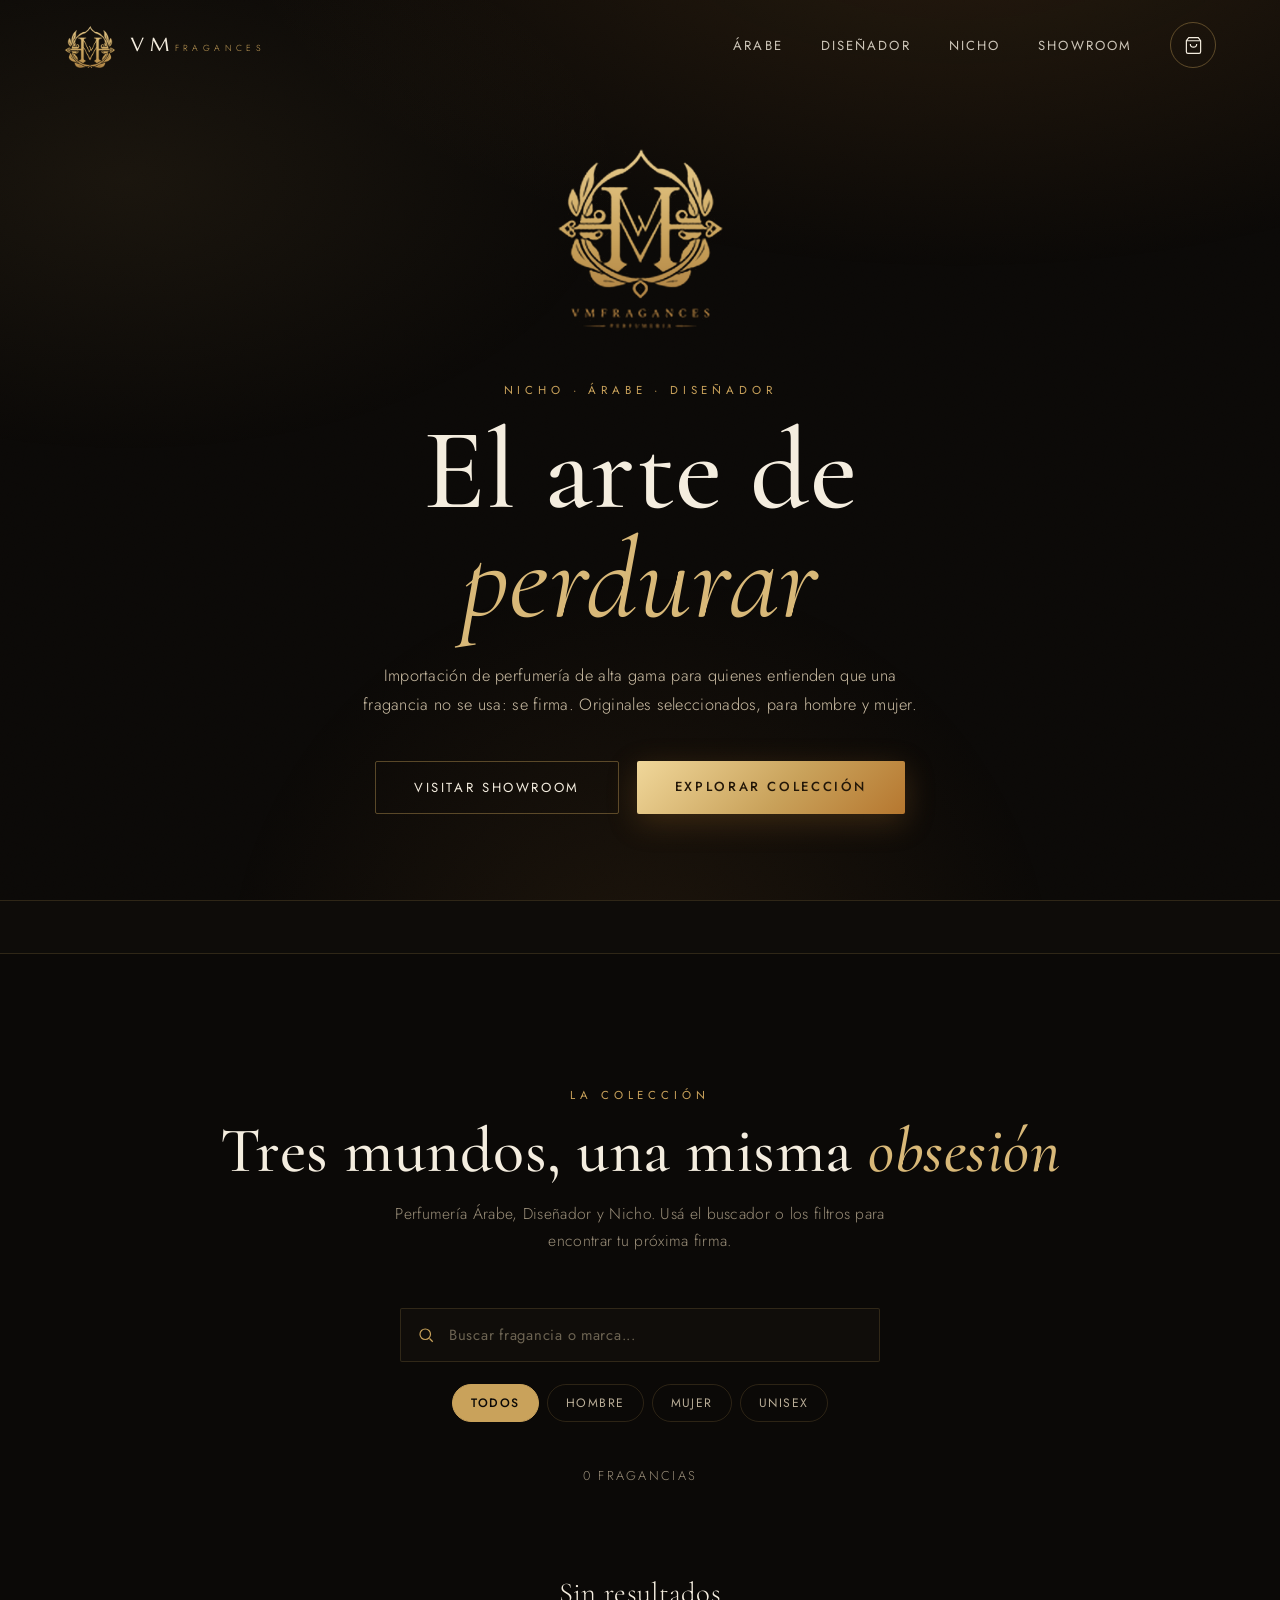
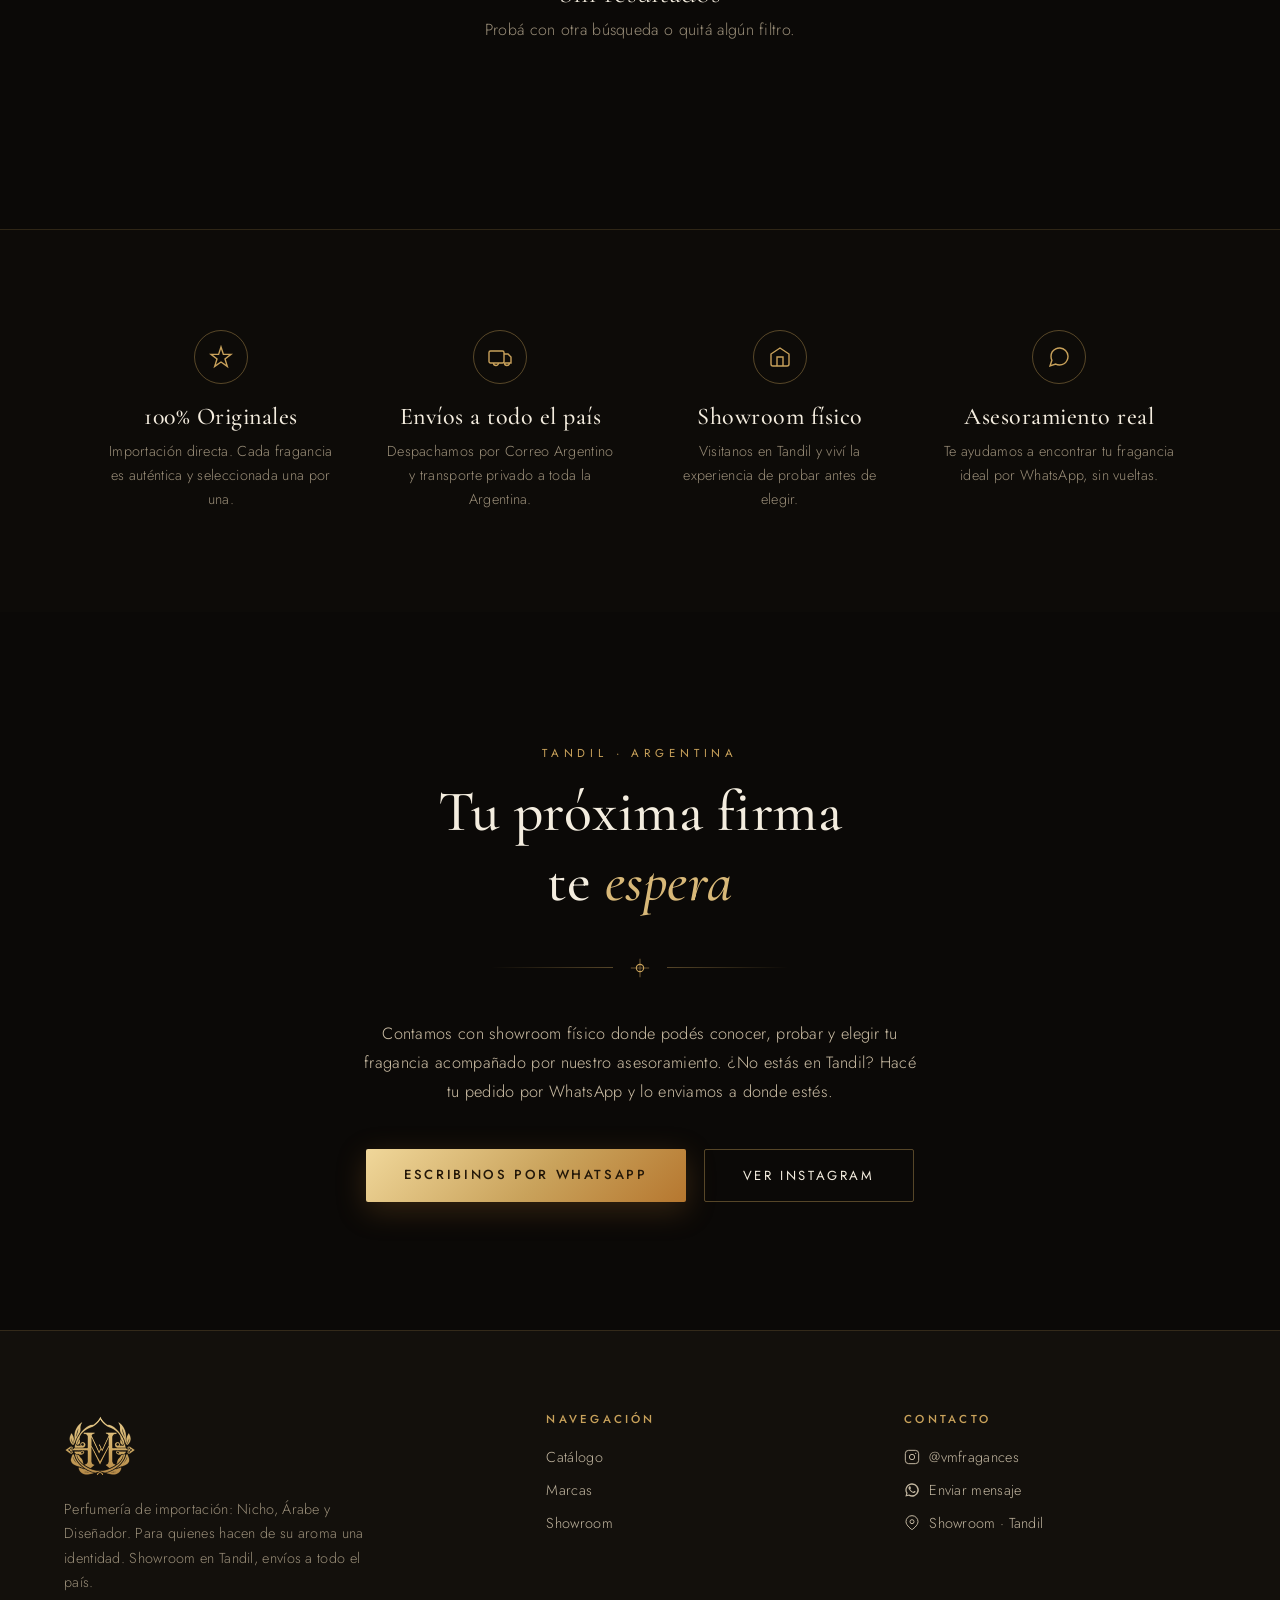
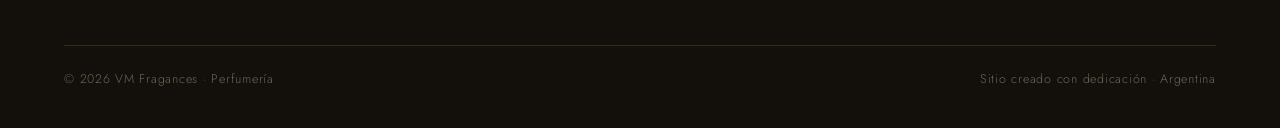
<file: index.html>
<!DOCTYPE html>
<html lang="es-AR">
<head>
<meta charset="UTF-8">
<meta name="viewport" content="width=device-width, initial-scale=1.0">
<title>VM Fragances · Perfumería de Lujo</title>
<meta name="description" content="VM Fragances — Importación de perfumería Nicho, Árabe y Diseñador para hombre y mujer. Showroom físico en Tandil. Envíos a todo el país.">
<link rel="preconnect" href="https://fonts.googleapis.com">
<link rel="preconnect" href="https://fonts.gstatic.com" crossorigin>
<link href="https://fonts.googleapis.com/css2?family=Cormorant+Garamond:ital,wght@0,400;0,500;0,600;0,700;1,400;1,500&family=Jost:wght@300;400;500;600&family=Marcellus&display=swap" rel="stylesheet">
<link rel="stylesheet" href="./css/styles.css">
<!-- Meta Pixel Code -->
<script>
!function(f,b,e,v,n,t,s)
{if(f.fbq)return;n=f.fbq=function(){n.callMethod?
n.callMethod.apply(n,arguments):n.queue.push(arguments)};
if(!f._fbq)f._fbq=n;n.push=n;n.loaded=!0;n.version='2.0';
n.queue=[];t=b.createElement(e);t.async=!0;
t.src=v;s=b.getElementsByTagName(e)[0];
s.parentNode.insertBefore(t,s)}(window, document,'script',
'https://connect.facebook.net/en_US/fbevents.js');
fbq('init', '4027263294234571');
fbq('track', 'PageView');
</script>
<noscript><img height="1" width="1" style="display:none"
src="https://www.facebook.com/tr?id=4027263294234571&ev=PageView&noscript=1"
/></noscript>
<!-- End Meta Pixel Code -->
</head>
<body>

<!-- NAV -->
<header id="hdr">
  <a href="#top" class="brand">
    <img class="mono" src="[data-uri]" alt="VM Fragances">
    <span class="bt"><span class="nm">VM</span><span class="sub">FRAGANCES</span></span>
  </a>
  <nav>
    <a href="#arabe" class="lnk">Árabe</a>
    <a href="#disenador" class="lnk">Diseñador</a>
    <a href="#nicho" class="lnk">Nicho</a>
    <a href="#showroom" class="lnk">Showroom</a>
    <button class="cart-btn" onclick="openCart()" aria-label="Carrito">
      <svg viewBox="0 0 24 24" fill="none" stroke="currentColor" stroke-width="1.5"><path d="M6 2L3 6v14a2 2 0 002 2h14a2 2 0 002-2V6l-3-4z"/><path d="M3 6h18M16 10a4 4 0 01-8 0"/></svg>
      <span class="cart-count" id="cartCount">0</span>
    </button>
    <button class="burger" onclick="toggleMenu()" aria-label="Menú"><span></span><span></span><span></span></button>
  </nav>
</header>

<!-- MOBILE MENU -->
<div class="mobile-menu" id="mobileMenu">
  <button class="x" onclick="toggleMenu()">✕</button>
  <a href="#arabe" onclick="toggleMenu()">Árabe</a>
  <a href="#disenador" onclick="toggleMenu()">Diseñador</a>
  <a href="#nicho" onclick="toggleMenu()">Nicho</a>
  <a href="#showroom" onclick="toggleMenu()">Showroom</a>
</div>

<!-- HERO -->
<div id="top"></div>
<section class="hero">
  <img class="hero-mono" src="[data-uri]" alt="VM Fragances Perfumería">
  <span class="eyebrow">Nicho · Árabe · Diseñador</span>
  <h1>El arte de<br><em>perdurar</em></h1>
  <p class="lead">Importación de perfumería de alta gama para quienes entienden que una fragancia no se usa: se firma. Originales seleccionados, para hombre y mujer.</p>
  <div class="hero-cta">
    <a href="#showroom" class="btn btn-ghost">Visitar showroom</a>
    <a href="#catalogo" class="btn btn-gold">Explorar colección</a>
  </div>
</section>

<!-- MARQUEE -->
<div class="marquee-wrap" id="marcas">
  <div class="marquee" id="marquee"></div>
</div>

<!-- CATALOGO -->
<section class="shell" id="catalogo">
  <div class="sec-head">
    <span class="eyebrow">La colección</span>
    <h2>Tres mundos, una misma <em>obsesión</em></h2>
    <p>Perfumería Árabe, Diseñador y Nicho. Usá el buscador o los filtros para encontrar tu próxima firma.</p>
  </div>

  <div class="controls">
    <div class="search-box">
      <svg viewBox="0 0 24 24" fill="none" stroke="currentColor" stroke-width="1.6"><circle cx="11" cy="11" r="7"/><path d="M21 21l-4.3-4.3"/></svg>
      <input type="text" id="search" placeholder="Buscar fragancia o marca...">
    </div>
    <div class="filter-group" id="metaFilters"></div>
  </div>

  <div class="result-count" id="resultCount"></div>
  <div id="catBlocks"></div>
  <div class="empty-state" id="globalEmpty" style="display:none">
    <div class="serif">Sin resultados</div><p>Probá con otra búsqueda o quitá algún filtro.</p>
  </div>
</section>

<!-- VALUES -->
<div class="values">
  <div class="values-inner">
    <div class="value">
      <div class="ico"><svg viewBox="0 0 24 24" fill="none" stroke="currentColor" stroke-width="1.4"><path d="M12 2l2.4 7.4H22l-6 4.6 2.3 7.4L12 17l-6.3 4.4L8 14 2 9.4h7.6z"/></svg></div>
      <h3>100% Originales</h3>
      <p>Importación directa. Cada fragancia es auténtica y seleccionada una por una.</p>
    </div>
    <div class="value">
      <div class="ico"><svg viewBox="0 0 24 24" fill="none" stroke="currentColor" stroke-width="1.4"><rect x="1" y="6" width="15" height="12" rx="1.5"/><path d="M16 9h4l3 3v6h-7M5.5 18a2.5 2.5 0 105 0M16.5 18a2.5 2.5 0 105 0"/></svg></div>
      <h3>Envíos a todo el país</h3>
      <p>Despachamos por Correo Argentino y transporte privado a toda la Argentina.</p>
    </div>
    <div class="value">
      <div class="ico"><svg viewBox="0 0 24 24" fill="none" stroke="currentColor" stroke-width="1.4"><path d="M3 9l9-6 9 6v10a2 2 0 01-2 2H5a2 2 0 01-2-2z"/><path d="M9 21V12h6v9"/></svg></div>
      <h3>Showroom físico</h3>
      <p>Visitanos en Tandil y viví la experiencia de probar antes de elegir.</p>
    </div>
    <div class="value">
      <div class="ico"><svg viewBox="0 0 24 24" fill="none" stroke="currentColor" stroke-width="1.4"><path d="M21 11.5a8.4 8.4 0 01-.9 3.8 8.5 8.5 0 01-7.6 4.7 8.4 8.4 0 01-3.8-.9L3 21l1.9-5.7a8.4 8.4 0 01-.9-3.8 8.5 8.5 0 014.7-7.6A8.4 8.4 0 0112.5 3H13a8.5 8.5 0 018 8z"/></svg></div>
      <h3>Asesoramiento real</h3>
      <p>Te ayudamos a encontrar tu fragancia ideal por WhatsApp, sin vueltas.</p>
    </div>
  </div>
</div>

<!-- SHOWROOM -->
<section class="showroom" id="showroom">
  <span class="eyebrow">Tandil · Argentina</span>
  <h2>Tu próxima firma<br>te <em>espera</em></h2>
  <div class="divider-orn"><span class="l"></span><svg width="22" height="22" viewBox="0 0 24 24" fill="none" stroke="#c9a25b" stroke-width="1.2"><path d="M12 2v20M2 12h20" opacity=".5"/><circle cx="12" cy="12" r="4"/></svg><span class="r"></span></div>
  <p>Contamos con showroom físico donde podés conocer, probar y elegir tu fragancia acompañado por nuestro asesoramiento. ¿No estás en Tandil? Hacé tu pedido por WhatsApp y lo enviamos a donde estés.</p>
  <div class="hero-cta" style="opacity:1;animation:none;transform:none">
    <a href="#" id="waMain" class="btn btn-gold" target="_blank">Escribinos por WhatsApp</a>
    <a href="https://www.instagram.com/vmfragances/" target="_blank" class="btn btn-ghost">Ver Instagram</a>
  </div>
</section>

<!-- FOOTER -->
<footer>
  <div class="foot-grid">
    <div class="foot-brand">
      <img class="mono" src="[data-uri]" alt="VM Fragances">
      <p>Perfumería de importación: Nicho, Árabe y Diseñador. Para quienes hacen de su aroma una identidad. Showroom en Tandil, envíos a todo el país.</p>
    </div>
    <div class="foot-col">
      <h4>Navegación</h4>
      <a href="#catalogo">Catálogo</a>
      <a href="#marcas">Marcas</a>
      <a href="#showroom">Showroom</a>
    </div>
    <div class="foot-col">
      <h4>Contacto</h4>
      <a href="https://www.instagram.com/vmfragances/" target="_blank">
        <svg viewBox="0 0 24 24" fill="none" stroke="currentColor" stroke-width="1.5"><rect x="2" y="2" width="20" height="20" rx="5"/><circle cx="12" cy="12" r="4"/><circle cx="17.5" cy="6.5" r="1" fill="currentColor" stroke="none"/></svg>
        @vmfragances
      </a>
      <a href="#" id="waFoot" target="_blank">
        <svg viewBox="0 0 24 24" fill="currentColor"><path d="M17.5 14.4c-.3-.2-1.7-.8-2-.9-.3-.1-.5-.2-.6.2-.2.3-.7.8-.8 1-.2.2-.3.2-.6 0-.3-.2-1.2-.5-2.4-1.5-.9-.8-1.5-1.8-1.6-2.1-.2-.3 0-.5.1-.6l.5-.5c.1-.2.2-.3.3-.5 0-.2 0-.4 0-.5-.1-.2-.6-1.5-.9-2.1-.2-.5-.5-.4-.6-.4h-.5c-.2 0-.5 0-.7.3-.2.3-.9.9-.9 2.2s.9 2.5 1.1 2.7c.1.2 1.8 2.8 4.4 3.9 2.2.9 2.6.7 3.1.7.5 0 1.6-.7 1.9-1.3.2-.6.2-1.2.2-1.3-.1-.1-.3-.2-.6-.3z"/><path d="M12 2a10 10 0 00-8.6 15l-1.3 4.8 4.9-1.3A10 10 0 1012 2zm0 18a8 8 0 01-4.1-1.1l-.3-.2-3 .8.8-2.9-.2-.3A8 8 0 1112 20z"/></svg>
        Enviar mensaje
      </a>
      <a href="#" id="waLoc" target="_blank">
        <svg viewBox="0 0 24 24" fill="none" stroke="currentColor" stroke-width="1.5"><path d="M21 10c0 6-9 12-9 12s-9-6-9-12a9 9 0 0118 0z"/><circle cx="12" cy="10" r="3"/></svg>
        Showroom · Tandil
      </a>
    </div>
  </div>
  <div class="foot-bottom">
    <span>© <span id="yr"></span> VM Fragances · Perfumería</span>
    <span>Sitio creado con dedicación · Argentina</span>
  </div>
</footer>

<!-- CART -->
<div class="overlay" id="overlay" onclick="closeCart()"></div>
<aside class="drawer" id="drawer">
  <div class="drawer-head">
    <h3>Tu selección</h3>
    <button class="x" onclick="closeCart()">✕</button>
  </div>
  <div class="drawer-body" id="cartBody"></div>
  <div class="drawer-foot" id="drawerFoot" style="display:none">
    <div class="totrow"><span class="lbl">Total estimado</span><span class="tot" id="cartTotal">$0</span></div>
    <button class="checkout" onclick="checkout()">
      <svg viewBox="0 0 24 24" fill="currentColor"><path d="M17.5 14.4c-.3-.2-1.7-.8-2-.9-.3-.1-.5-.2-.6.2-.2.3-.7.8-.8 1-.2.2-.3.2-.6 0-.3-.2-1.2-.5-2.4-1.5-.9-.8-1.5-1.8-1.6-2.1-.2-.3 0-.5.1-.6l.5-.5c.1-.2.2-.3.3-.5 0-.2 0-.4 0-.5-.1-.2-.6-1.5-.9-2.1-.2-.5-.5-.4-.6-.4h-.5c-.2 0-.5 0-.7.3-.2.3-.9.9-.9 2.2s.9 2.5 1.1 2.7c.1.2 1.8 2.8 4.4 3.9 2.2.9 2.6.7 3.1.7.5 0 1.6-.7 1.9-1.3.2-.6.2-1.2.2-1.3-.1-.1-.3-.2-.6-.3z"/><path d="M12 2a10 10 0 00-8.6 15l-1.3 4.8 4.9-1.3A10 10 0 1012 2z" fill="none" stroke="currentColor" stroke-width="1.6"/></svg>
      Finalizar por WhatsApp
    </button>
    <p class="note">Coordinás pago y envío directamente con nosotros.</p>
  </div>
</aside>

<a href="#" class="wa-float" id="waFloat" target="_blank" aria-label="WhatsApp">
  <svg viewBox="0 0 24 24" fill="currentColor"><path d="M17.5 14.4c-.3-.2-1.7-.8-2-.9-.3-.1-.5-.2-.6.2-.2.3-.7.8-.8 1-.2.2-.3.2-.6 0-.3-.2-1.2-.5-2.4-1.5-.9-.8-1.5-1.8-1.6-2.1-.2-.3 0-.5.1-.6l.5-.5c.1-.2.2-.3.3-.5 0-.2 0-.4 0-.5-.1-.2-.6-1.5-.9-2.1-.2-.5-.5-.4-.6-.4h-.5c-.2 0-.5 0-.7.3-.2.3-.9.9-.9 2.2s.9 2.5 1.1 2.7c.1.2 1.8 2.8 4.4 3.9 2.2.9 2.6.7 3.1.7.5 0 1.6-.7 1.9-1.3.2-.6.2-1.2.2-1.3-.1-.1-.3-.2-.6-.3z"/><path d="M12 2a10 10 0 00-8.6 15l-1.3 4.8 4.9-1.3A10 10 0 1012 2zm0 18a8 8 0 01-4.1-1.1l-.3-.2-3 .8.8-2.9-.2-.3A8 8 0 1112 20z"/></svg>
</a>

<div class="toast" id="toast"><svg viewBox="0 0 24 24" fill="none" stroke="currentColor" stroke-width="2"><path d="M5 13l4 4L19 7"/></svg><span id="toastMsg"></span></div>

<script src="./js/main.js"></script>
</body>
</html>
</file>
<file: css/styles.css>
/* ============ CONFIG ============= */
:root{
  --noir:#0b0907;
  --noir-2:#13100c;
  --noir-3:#1b1610;
  --gold:#c9a25b;
  --gold-soft:#d8b878;
  --gold-bright:#f0d79a;
  --amber:#b6772f;
  --cream:#f4eddf;
  --muted:#9a8e79;
  --line:rgba(201,162,91,.18);
  --line-strong:rgba(201,162,91,.4);
}
*{margin:0;padding:0;box-sizing:border-box}
html{scroll-behavior:smooth}
body{
  background:var(--noir);
  color:var(--cream);
  font-family:'Jost',sans-serif;
  font-weight:300;
  letter-spacing:.3px;
  overflow-x:hidden;
  -webkit-font-smoothing:antialiased;
}
body.no-scroll{overflow:hidden}
::selection{background:var(--gold);color:var(--noir)}

/* grain + atmosphere */
body::before{
  content:"";position:fixed;inset:0;z-index:1;pointer-events:none;
  background:
    radial-gradient(1200px 600px at 75% -10%, rgba(182,119,47,.16), transparent 60%),
    radial-gradient(900px 500px at 10% 20%, rgba(201,162,91,.08), transparent 55%),
    radial-gradient(700px 700px at 50% 110%, rgba(182,119,47,.10), transparent 60%);
}
body::after{
  content:"";position:fixed;inset:0;z-index:2;pointer-events:none;opacity:.04;
  background-image:url("data:image/svg+xml,%3Csvg xmlns='http://www.w3.org/2000/svg' width='120' height='120'%3E%3Cfilter id='n'%3E%3CfeTurbulence type='fractalNoise' baseFrequency='.9' numOctaves='3'/%3E%3C/filter%3E%3Crect width='100%25' height='100%25' filter='url(%23n)'/%3E%3C/svg%3E");
  mix-blend-mode:overlay;
}
h1,h2,h3{font-family:'Cormorant Garamond',serif;font-weight:500;letter-spacing:.5px}
.serif{font-family:'Cormorant Garamond',serif}
.marcellus{font-family:'Marcellus',serif}
.eyebrow{
  font-family:'Jost',sans-serif;font-weight:400;font-size:.72rem;
  letter-spacing:.42em;text-transform:uppercase;color:var(--gold);
}
.gold-text{color:var(--gold-soft)}

/* ============ NAV ============ */
header{
  position:fixed;top:0;left:0;right:0;z-index:60;
  display:flex;align-items:center;justify-content:space-between;
  padding:22px clamp(20px,5vw,64px);
  transition:.5s cubic-bezier(.2,.7,.2,1);
}
header.scrolled{
  padding:13px clamp(20px,5vw,64px);
  background:rgba(11,9,7,.82);
  backdrop-filter:blur(14px);
  border-bottom:1px solid var(--line);
}
.brand{display:flex;align-items:center;gap:13px;cursor:pointer;text-decoration:none;color:var(--cream)}
.brand .mono{height:46px;width:auto;flex:none;object-fit:contain}
.brand .bt{line-height:1}
.brand .bt .nm{font-family:'Marcellus',serif;font-size:1.18rem;letter-spacing:.32em;color:var(--cream)}
.brand .bt .sub{font-size:.55rem;letter-spacing:.5em;color:var(--gold);margin-top:3px}
nav{display:flex;align-items:center;gap:38px}
nav a.lnk{
  color:var(--cream);text-decoration:none;font-size:.82rem;font-weight:400;
  letter-spacing:.16em;text-transform:uppercase;position:relative;opacity:.82;transition:.3s;
}
nav a.lnk::after{content:"";position:absolute;left:0;bottom:-7px;width:0;height:1px;background:var(--gold);transition:.4s}
nav a.lnk:hover{opacity:1}
nav a.lnk:hover::after{width:100%}
.cart-btn{
  position:relative;background:none;border:1px solid var(--line-strong);color:var(--cream);
  width:46px;height:46px;border-radius:50%;cursor:pointer;display:grid;place-items:center;transition:.35s;
}
.cart-btn:hover{background:var(--gold);color:var(--noir);border-color:var(--gold)}
.cart-btn svg{width:19px;height:19px}
.cart-count{
  position:absolute;top:-4px;right:-4px;min-width:20px;height:20px;padding:0 5px;
  background:var(--gold);color:var(--noir);border-radius:10px;font-size:.66rem;font-weight:600;
  display:grid;place-items:center;font-family:'Jost';transform:scale(0);transition:.3s cubic-bezier(.3,1.6,.5,1);
}
.cart-count.show{transform:scale(1)}
.burger{display:none;background:none;border:none;color:var(--cream);cursor:pointer;flex-direction:column;gap:5px}
.burger span{width:26px;height:1.5px;background:var(--cream);transition:.3s}

/* ============ HERO ============ */
.hero{
  position:relative;z-index:5;min-height:100vh;display:flex;flex-direction:column;
  align-items:center;justify-content:center;text-align:center;padding:120px 20px 80px;
}
.hero-mono{width:auto;height:clamp(150px,22vw,230px);margin-bottom:26px;
  opacity:0;transform:translateY(30px) scale(.9);animation:reveal 1.4s .2s cubic-bezier(.2,.7,.2,1) forwards}
.hero .eyebrow{opacity:0;transform:translateY(20px);animation:reveal 1.1s .5s ease forwards}
.hero h1{
  font-size:clamp(3.1rem,9vw,7.4rem);line-height:.95;margin:18px 0 6px;font-weight:500;
  opacity:0;transform:translateY(34px);animation:reveal 1.3s .7s cubic-bezier(.2,.7,.2,1) forwards;
}
.hero h1 em{font-style:italic;color:var(--gold-soft);font-weight:400}
.hero .lead{
  max-width:560px;font-size:1.02rem;line-height:1.75;color:#cdbfa6;font-weight:300;margin:22px auto 0;
  opacity:0;transform:translateY(24px);animation:reveal 1.2s 1s ease forwards;
}
.hero-cta{
  margin-top:42px;display:flex;gap:18px;flex-wrap:wrap;justify-content:center;
  opacity:0;transform:translateY(24px);animation:reveal 1.2s 1.2s ease forwards;
}
.btn{
  font-family:'Jost';font-size:.82rem;letter-spacing:.2em;text-transform:uppercase;font-weight:400;
  padding:16px 38px;border-radius:2px;cursor:pointer;transition:.4s cubic-bezier(.2,.7,.2,1);text-decoration:none;display:inline-block;
}
.btn-gold{background:linear-gradient(135deg,var(--gold-bright),var(--gold) 55%,var(--amber));color:#231708;border:none;font-weight:500;box-shadow:0 8px 30px rgba(182,119,47,.25)}
.btn-gold:hover{transform:translateY(-3px);box-shadow:0 14px 40px rgba(201,162,91,.4)}
.btn-ghost{background:transparent;border:1px solid var(--line-strong);color:var(--cream)}
.btn-ghost:hover{background:rgba(201,162,91,.08);border-color:var(--gold)}
.scroll-hint{position:absolute;bottom:30px;left:50%;transform:translateX(-50%);opacity:0;animation:reveal 1s 1.6s ease forwards}
.scroll-hint .line{width:1px;height:46px;background:linear-gradient(var(--gold),transparent);margin:0 auto;animation:pulse 2s ease-in-out infinite}
@keyframes reveal{to{opacity:1;transform:none}}
@keyframes pulse{0%,100%{opacity:.3;transform:scaleY(.6)}50%{opacity:1;transform:scaleY(1)}}

/* ============ MARQUEE BRANDS ============ */
.marquee-wrap{position:relative;z-index:5;border-top:1px solid var(--line);border-bottom:1px solid var(--line);
  padding:26px 0;overflow:hidden;background:rgba(19,16,12,.5)}
.marquee{display:flex;gap:70px;width:max-content;animation:scroll 34s linear infinite}
.marquee span{font-family:'Cormorant Garamond',serif;font-size:1.6rem;color:var(--muted);letter-spacing:.18em;
  white-space:nowrap;font-weight:500;transition:.3s}
.marquee-wrap:hover .marquee{animation-play-state:paused}
.marquee span:hover{color:var(--gold-soft)}
@keyframes scroll{to{transform:translateX(-50%)}}

/* ============ SECTION SHELL ============ */
section.shell{position:relative;z-index:5;padding:clamp(70px,10vw,130px) clamp(20px,5vw,64px);max-width:1340px;margin:0 auto}
.sec-head{text-align:center;margin-bottom:54px}
.sec-head h2{font-size:clamp(2.4rem,5.5vw,4rem);margin-top:14px;line-height:1}
.sec-head h2 em{font-style:italic;color:var(--gold-soft)}
.sec-head p{color:var(--muted);max-width:520px;margin:18px auto 0;font-size:.98rem;line-height:1.7}

/* ============ FILTERS ============ */
.controls{display:flex;flex-direction:column;gap:22px;margin-bottom:44px}
.search-box{position:relative;max-width:480px;margin:0 auto;width:100%}
.search-box input{
  width:100%;background:rgba(19,16,12,.7);border:1px solid var(--line);color:var(--cream);
  padding:15px 18px 15px 48px;border-radius:2px;font-family:'Jost';font-size:.92rem;letter-spacing:.05em;transition:.35s;
}
.search-box input::placeholder{color:#6d6453}
.search-box input:focus{outline:none;border-color:var(--gold);background:rgba(27,22,16,.9)}
.search-box svg{position:absolute;left:17px;top:50%;transform:translateY(-50%);width:18px;height:18px;color:var(--gold)}
.filter-row{display:flex;gap:10px;flex-wrap:wrap;justify-content:center}
.filter-group{display:flex;gap:8px;flex-wrap:wrap;justify-content:center}
.chip{
  background:transparent;border:1px solid var(--line);color:#b9ad97;font-family:'Jost';font-weight:400;
  font-size:.76rem;letter-spacing:.12em;text-transform:uppercase;padding:9px 18px;border-radius:40px;cursor:pointer;transition:.3s;
}
.chip:hover{border-color:var(--gold-soft);color:var(--cream)}
.chip.active{background:var(--gold);border-color:var(--gold);color:var(--noir);font-weight:500}
.filter-divider{width:1px;background:var(--line);margin:2px 6px}
.result-count{text-align:center;color:var(--muted);font-size:.8rem;letter-spacing:.18em;text-transform:uppercase;margin-bottom:30px}

/* ============ PRODUCT GRID ============ */
.grid{display:grid;grid-template-columns:repeat(auto-fill,minmax(258px,1fr));gap:clamp(16px,2.2vw,30px)}
.card{
  position:relative;background:linear-gradient(170deg,rgba(27,22,16,.85),rgba(13,11,8,.9));
  border:1px solid var(--line);border-radius:4px;overflow:hidden;cursor:default;
  display:flex;flex-direction:column;transition:.5s cubic-bezier(.2,.7,.2,1);
  opacity:0;transform:translateY(34px);
}
.card.in{opacity:1;transform:none}
.card:hover{transform:translateY(-7px);border-color:var(--line-strong);box-shadow:0 26px 50px -22px rgba(0,0,0,.8),0 0 0 1px rgba(201,162,91,.1)}
.card .imgwrap{
  position:relative;aspect-ratio:1/1;display:grid;place-items:center;overflow:hidden;
  background:radial-gradient(circle at 50% 38%,rgba(201,162,91,.1),transparent 65%);
}
.card .imgwrap img.photo{width:100%;height:100%;object-fit:contain;transition:.7s cubic-bezier(.2,.7,.2,1);padding:6px}
.card:hover .imgwrap img.photo{transform:scale(1.04)}
.bottle{width:62%;height:auto;transition:.6s cubic-bezier(.2,.7,.2,1);filter:drop-shadow(0 18px 24px rgba(0,0,0,.55))}
.card:hover .bottle{transform:translateY(-6px) scale(1.04)}
.fam-tag{
  position:absolute;top:12px;left:12px;font-size:.6rem;letter-spacing:.2em;text-transform:uppercase;
  color:var(--gold-soft);border:1px solid var(--line);padding:4px 10px;border-radius:30px;
  background:rgba(11,9,7,.6);backdrop-filter:blur(4px);
}
.gen-tag{position:absolute;top:12px;right:12px;font-size:.58rem;letter-spacing:.18em;text-transform:uppercase;color:#8a7e68}
.share-btn{
  position:absolute;bottom:12px;right:12px;z-index:2;
  width:34px;height:34px;border-radius:50%;
  display:flex;align-items:center;justify-content:center;
  background:rgba(11,9,7,.65);border:1px solid var(--line);
  color:var(--gold-soft);cursor:pointer;backdrop-filter:blur(4px);
  transition:.25s;opacity:0;transform:translateY(4px);
}
.card:hover .share-btn{opacity:1;transform:translateY(0)}
.share-btn:hover{background:var(--gold);border-color:var(--gold);color:var(--noir)}
.share-btn svg{width:15px;height:15px}
.share-btn.copied{background:var(--gold);border-color:var(--gold);color:var(--noir)}
.card .body{padding:18px 18px 20px;display:flex;flex-direction:column;flex:1;border-top:1px solid var(--line)}
.card .brand-lbl{font-size:.64rem;letter-spacing:.28em;text-transform:uppercase;color:var(--gold);margin-bottom:7px}
.card .name{font-family:'Cormorant Garamond',serif;font-size:1.42rem;line-height:1.12;font-weight:500;color:var(--cream);margin-bottom:3px}
.card .ml{font-size:.74rem;color:var(--muted);letter-spacing:.1em;margin-bottom:16px}
.card .foot{margin-top:auto;display:flex;align-items:center;justify-content:space-between;gap:10px}
.card .price{font-family:'Cormorant Garamond',serif;font-size:1.6rem;color:var(--gold-bright);font-weight:600}
.card .price .cents{font-size:.95rem}
.add{
  background:transparent;border:1px solid var(--line-strong);color:var(--cream);font-family:'Jost';
  font-size:.7rem;letter-spacing:.14em;text-transform:uppercase;padding:10px 15px;border-radius:2px;cursor:pointer;
  transition:.3s;white-space:nowrap;display:flex;align-items:center;gap:6px;
}
.add:hover{background:var(--gold);border-color:var(--gold);color:var(--noir)}
.add svg{width:13px;height:13px}
.add.added{background:var(--gold);border-color:var(--gold);color:var(--noir)}
.empty-state{grid-column:1/-1;text-align:center;padding:60px 20px;color:var(--muted)}
.empty-state .serif{font-size:1.8rem;color:var(--cream);margin-bottom:8px}

/* ============ VALUES ============ */
.values{position:relative;z-index:5;border-top:1px solid var(--line);background:rgba(19,16,12,.4)}
.values-inner{max-width:1200px;margin:0 auto;padding:clamp(60px,8vw,100px) clamp(20px,5vw,64px);
  display:grid;grid-template-columns:repeat(auto-fit,minmax(230px,1fr));gap:46px}
.value{text-align:center}
.value .ico{width:54px;height:54px;margin:0 auto 18px;display:grid;place-items:center;border:1px solid var(--line-strong);border-radius:50%;color:var(--gold)}
.value .ico svg{width:24px;height:24px}
.value h3{font-size:1.5rem;margin-bottom:9px}
.value p{color:var(--muted);font-size:.9rem;line-height:1.65;max-width:260px;margin:0 auto}

/* ============ SHOWROOM ============ */
.showroom{position:relative;z-index:5;padding:clamp(70px,10vw,130px) clamp(20px,5vw,64px);max-width:1100px;margin:0 auto;text-align:center}
.showroom h2{font-size:clamp(2.2rem,5vw,3.6rem);margin:14px 0 0}
.showroom h2 em{font-style:italic;color:var(--gold-soft)}
.showroom p{color:#cdbfa6;max-width:560px;margin:22px auto 34px;line-height:1.8;font-size:1.02rem}
.divider-orn{display:flex;align-items:center;justify-content:center;gap:16px;margin:40px auto;max-width:300px;color:var(--gold)}
.divider-orn .l{flex:1;height:1px;background:linear-gradient(90deg,transparent,var(--line-strong))}
.divider-orn .r{flex:1;height:1px;background:linear-gradient(90deg,var(--line-strong),transparent)}

/* ============ FOOTER ============ */
footer{position:relative;z-index:5;border-top:1px solid var(--line);background:var(--noir-2);
  padding:clamp(50px,7vw,80px) clamp(20px,5vw,64px) 40px}
.foot-grid{max-width:1200px;margin:0 auto;display:grid;grid-template-columns:1.4fr 1fr 1fr;gap:46px}
.foot-brand .mono{height:64px;width:auto;margin-bottom:16px;object-fit:contain}
.foot-brand p{color:var(--muted);font-size:.9rem;line-height:1.7;max-width:300px}
.foot-col h4{font-family:'Jost';font-weight:500;font-size:.72rem;letter-spacing:.28em;text-transform:uppercase;color:var(--gold);margin-bottom:20px}
.foot-col a{display:flex;align-items:center;gap:9px;color:#c2b6a0;text-decoration:none;font-size:.9rem;margin-bottom:13px;transition:.3s}
.foot-col a:hover{color:var(--gold-soft);transform:translateX(3px)}
.foot-col a svg{width:16px;height:16px;flex:none}
.foot-bottom{max-width:1200px;margin:50px auto 0;padding-top:24px;border-top:1px solid var(--line);
  display:flex;justify-content:space-between;flex-wrap:wrap;gap:12px;color:#6d6453;font-size:.78rem;letter-spacing:.06em}
.foot-bottom a{color:var(--muted);text-decoration:none}

/* ============ CART DRAWER ============ */
.overlay{position:fixed;inset:0;background:rgba(5,4,3,.7);backdrop-filter:blur(3px);z-index:90;opacity:0;visibility:hidden;transition:.4s}
.overlay.open{opacity:1;visibility:visible}
.drawer{
  position:fixed;top:0;right:0;height:100%;width:min(420px,92vw);background:var(--noir-2);z-index:100;
  border-left:1px solid var(--line-strong);transform:translateX(100%);transition:.5s cubic-bezier(.2,.7,.2,1);
  display:flex;flex-direction:column;
}
.drawer.open{transform:none}
.drawer-head{padding:26px 26px 20px;border-bottom:1px solid var(--line);display:flex;align-items:center;justify-content:space-between}
.drawer-head h3{font-size:1.7rem}
.drawer-head .x{background:none;border:none;color:var(--cream);cursor:pointer;font-size:1.6rem;line-height:1;transition:.3s}
.drawer-head .x:hover{color:var(--gold);transform:rotate(90deg)}
.drawer-body{flex:1;overflow-y:auto;padding:10px 26px}
.drawer-body::-webkit-scrollbar{width:5px}.drawer-body::-webkit-scrollbar-thumb{background:var(--line-strong);border-radius:3px}
.ci{display:flex;gap:14px;padding:18px 0;border-bottom:1px solid var(--line)}
.ci .ci-img{width:62px;height:62px;flex:none;border:1px solid var(--line);border-radius:3px;display:grid;place-items:center;background:radial-gradient(circle at 50% 40%,rgba(201,162,91,.12),transparent)}
.ci .ci-img .bottle{width:60%}
.ci .ci-img img{width:100%;height:100%;object-fit:cover;border-radius:3px}
.ci-info{flex:1;min-width:0}
.ci-info .b{font-size:.6rem;letter-spacing:.2em;text-transform:uppercase;color:var(--gold)}
.ci-info .n{font-family:'Cormorant Garamond',serif;font-size:1.16rem;color:var(--cream);line-height:1.15;margin:2px 0 4px}
.ci-info .pr{color:var(--gold-soft);font-size:.92rem}
.ci-ctrl{display:flex;align-items:center;gap:10px;margin-top:8px}
.qty{display:flex;align-items:center;border:1px solid var(--line);border-radius:30px}
.qty button{background:none;border:none;color:var(--cream);width:26px;height:26px;cursor:pointer;font-size:1rem;transition:.2s}
.qty button:hover{color:var(--gold)}
.qty span{min-width:22px;text-align:center;font-size:.85rem}
.ci-rm{background:none;border:none;color:#6d6453;cursor:pointer;font-size:.72rem;letter-spacing:.1em;text-transform:uppercase;transition:.3s}
.ci-rm:hover{color:#c97a5b}
.cart-empty{text-align:center;padding:70px 20px;color:var(--muted)}
.cart-empty .serif{font-size:1.7rem;color:var(--cream);margin:14px 0 6px}
.drawer-foot{padding:22px 26px 28px;border-top:1px solid var(--line-strong);background:var(--noir-3)}
.drawer-foot .totrow{display:flex;justify-content:space-between;align-items:baseline;margin-bottom:18px}
.drawer-foot .totrow .lbl{font-size:.78rem;letter-spacing:.2em;text-transform:uppercase;color:var(--muted)}
.drawer-foot .totrow .tot{font-family:'Cormorant Garamond',serif;font-size:2.1rem;color:var(--gold-bright);font-weight:600}
.checkout{width:100%;display:flex;align-items:center;justify-content:center;gap:10px;
  background:linear-gradient(135deg,#2bb656,#1f9d4a);color:#fff;border:none;padding:16px;border-radius:3px;
  font-family:'Jost';font-size:.86rem;letter-spacing:.14em;text-transform:uppercase;font-weight:500;cursor:pointer;transition:.35s}
.checkout:hover{transform:translateY(-2px);box-shadow:0 12px 30px rgba(31,157,74,.35)}
.checkout svg{width:20px;height:20px}
.drawer-foot .note{text-align:center;color:#6d6453;font-size:.72rem;margin-top:12px;letter-spacing:.06em}

/* float wa */
.wa-float{position:fixed;bottom:24px;left:24px;z-index:55;width:56px;height:56px;border-radius:50%;
  background:linear-gradient(135deg,#2bb656,#1f9d4a);display:grid;place-items:center;box-shadow:0 8px 26px rgba(31,157,74,.4);
  transition:.35s;opacity:0;transform:translateY(20px)}
.wa-float.show{opacity:1;transform:none}
.wa-float:hover{transform:translateY(-3px) scale(1.05)}
.wa-float svg{width:30px;height:30px;color:#fff}

/* toast */
.toast{position:fixed;bottom:28px;left:50%;transform:translateX(-50%) translateY(80px);z-index:120;
  background:var(--noir-3);border:1px solid var(--gold);color:var(--cream);padding:14px 26px;border-radius:3px;
  font-size:.84rem;letter-spacing:.08em;opacity:0;transition:.4s cubic-bezier(.2,.7,.2,1);display:flex;align-items:center;gap:10px}
.toast.show{opacity:1;transform:translateX(-50%) translateY(0)}
.toast svg{width:18px;height:18px;color:var(--gold)}

/* mobile menu */
.mobile-menu{position:fixed;inset:0;z-index:80;background:var(--noir);display:flex;flex-direction:column;
  align-items:center;justify-content:center;gap:30px;opacity:0;visibility:hidden;transition:.4s}
.mobile-menu.open{opacity:1;visibility:visible}
.mobile-menu a{color:var(--cream);text-decoration:none;font-family:'Cormorant Garamond',serif;font-size:2rem}
.mobile-menu .x{position:absolute;top:26px;right:26px;background:none;border:none;color:var(--cream);font-size:2rem;cursor:pointer}

.cat-block{margin-top:88px;scroll-margin-top:92px}
.cat-block:first-child{margin-top:24px}
.cat-head{display:flex;align-items:center;justify-content:center;gap:28px;margin-bottom:46px}
.cat-head .cat-line{flex:1;max-width:130px;height:1px;background:linear-gradient(90deg,transparent,var(--line-strong))}
.cat-head .cat-line.r{background:linear-gradient(90deg,var(--line-strong),transparent)}
.cat-titles{text-align:center;flex:none}
.cat-titles .eyebrow{font-size:.66rem}
.cat-titles h3{font-size:clamp(2rem,4.4vw,3.1rem);line-height:1;margin:11px 0 9px}
.cat-titles h3 em{font-style:italic;color:var(--gold-soft)}
.cat-titles p{color:var(--muted);font-size:.9rem;line-height:1.6;max-width:470px;margin:0 auto}
.price.consult{font-family:'Jost',sans-serif;font-size:.9rem;letter-spacing:.14em;text-transform:uppercase;color:var(--gold-soft);font-weight:400}
@media(max-width:640px){.cat-head{gap:12px}.cat-head .cat-line{max-width:26px}}
@media(max-width:860px){
  nav .lnk{display:none}
  .burger{display:flex}
  nav{gap:16px}
  .foot-grid{grid-template-columns:1fr;gap:36px}
}
@media(max-width:560px){
  .grid{grid-template-columns:repeat(auto-fill,minmax(160px,1fr));gap:12px}
  .card .name{font-size:1.18rem}
  .card .price{font-size:1.35rem}
  .add{padding:9px 11px;font-size:.62rem;width:100%;justify-content:center}
  .card .body{padding:14px}
  .card .foot{flex-direction:column;align-items:flex-start;gap:12px}
  .share-btn{opacity:1;transform:none;width:30px;height:30px;bottom:8px;right:8px}
  .share-btn svg{width:13px;height:13px}
}
</file>
